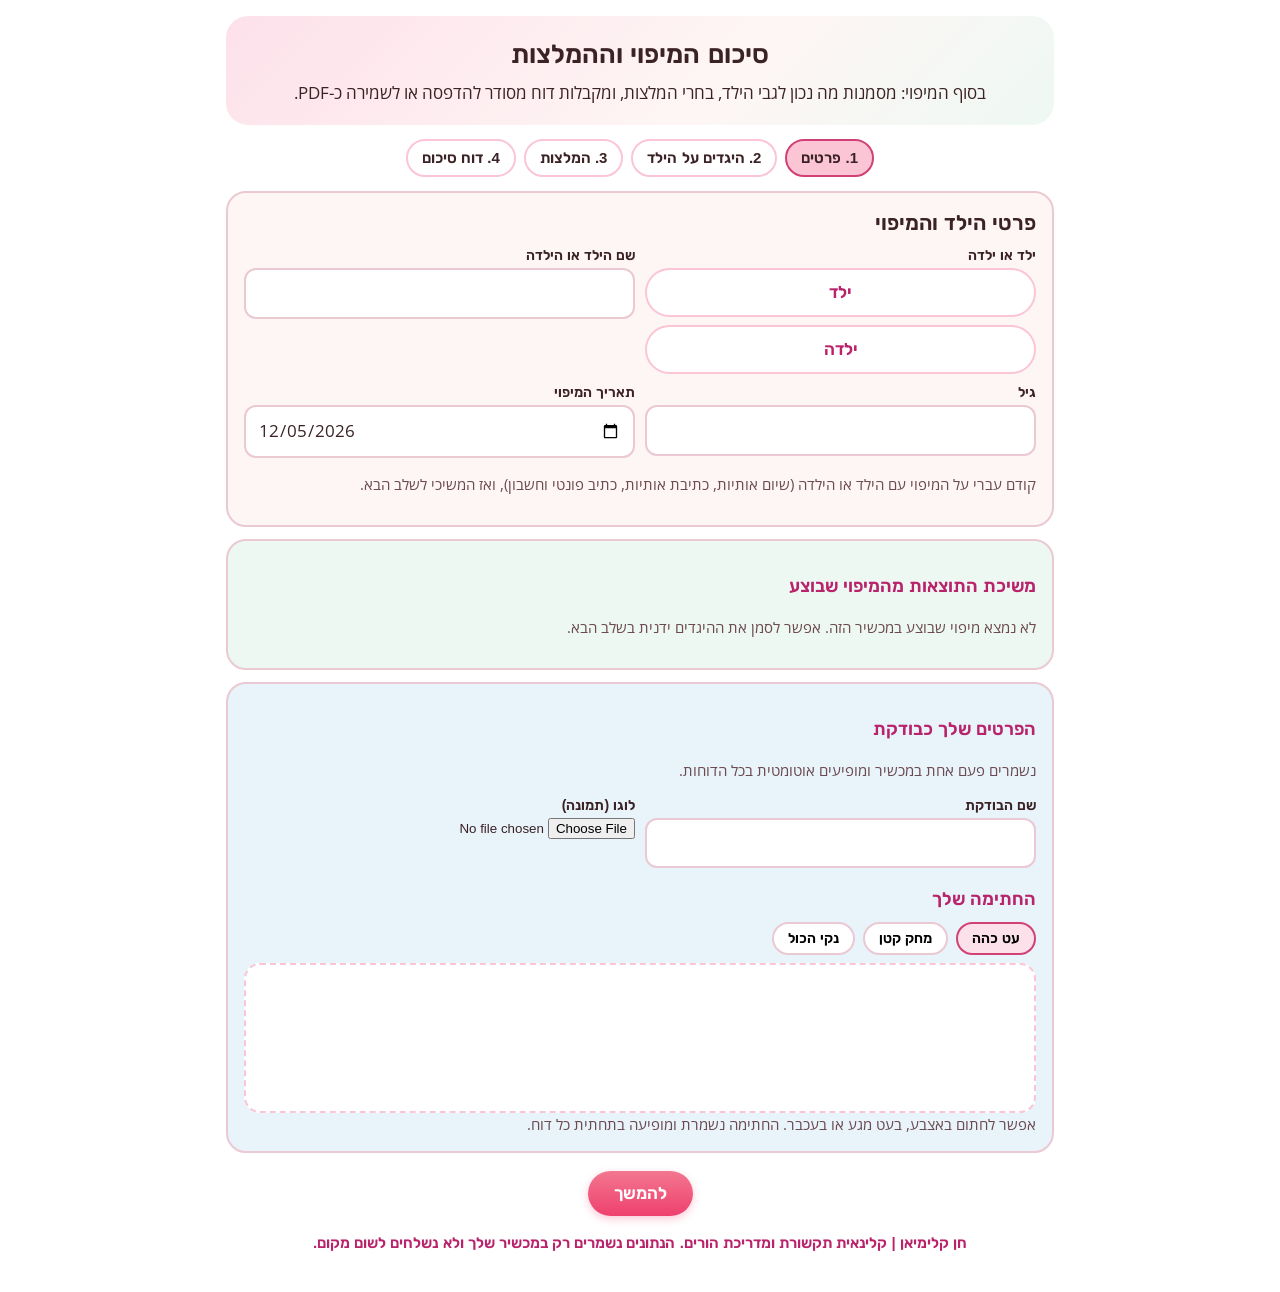
<file: index.html>
<!doctype html>
<html lang="he" dir="rtl">
<head>
<meta charset="utf-8">
<meta name="viewport" content="width=device-width,initial-scale=1">
<title>סיכום מיפוי והמלצות</title>
<style>
@font-face{font-family:Rubik;font-weight:400;src:url(fonts/Rubik-400-hebrew.woff2) format("woff2");unicode-range:U+0590-05FF,U+200C-2010,U+20AA}
@font-face{font-family:Rubik;font-weight:400;src:url(fonts/Rubik-400-latin.woff2) format("woff2");unicode-range:U+0000-00FF}
@font-face{font-family:Rubik;font-weight:600;src:url(fonts/Rubik-600-hebrew.woff2) format("woff2");unicode-range:U+0590-05FF,U+200C-2010,U+20AA}
@font-face{font-family:"Open Sans";font-weight:400;src:url(fonts/OpenSans-400-hebrew.woff2) format("woff2");unicode-range:U+0590-05FF,U+200C-2010,U+20AA}
@font-face{font-family:"Open Sans";font-weight:600;src:url(fonts/OpenSans-600-hebrew.woff2) format("woff2");unicode-range:U+0590-05FF,U+200C-2010,U+20AA}
@font-face{font-family:"Open Sans";font-weight:400;src:url(fonts/OpenSans-400-latin.woff2) format("woff2");unicode-range:U+0000-00FF}
:root{--pink:#FDE1EA;--pink2:#FBC5D6;--fuc:#D14175;--fuc2:#B8236B;--mint:#EEF8F3;--sky:#E8F3FA;--cream:#FEF6F5;--ink:#3A2225;--line:#EAC9D3}
*{box-sizing:border-box}
html,body{margin:0;background:#fff;color:var(--ink);font-family:"Open Sans",Rubik,sans-serif;font-size:17px;line-height:1.55}
.wrap{max-width:860px;margin:0 auto;padding:16px 16px 40px}
h1,h2,h3{font-family:Rubik,sans-serif;font-weight:600;margin:0}
h1{font-size:26px;color:var(--ink)}
h2{font-size:21px;margin:22px 0 8px}
h3{font-size:18px;color:var(--fuc2);margin:18px 0 6px}
.top{background:linear-gradient(135deg,var(--pink),var(--cream) 60%,var(--mint));border-radius:22px;padding:18px 20px;text-align:center}
.top p{margin:6px 0 0}
.steps{display:flex;gap:8px;justify-content:center;margin:14px 0;flex-wrap:wrap}
.steps button{font:600 15px Rubik,sans-serif;border:2px solid var(--pink2);background:#fff;color:var(--ink);padding:8px 14px;border-radius:999px;cursor:pointer}
.steps button.on{background:var(--pink2);border-color:var(--fuc)}
.card{border:2px solid var(--line);border-radius:20px;padding:14px 16px;margin:12px 0;background:#fff}
.card.mint{background:var(--mint)}.card.sky{background:var(--sky)}.card.pink{background:var(--cream)}
label.row{display:flex;gap:10px;align-items:flex-start;padding:9px 6px;border-radius:12px;cursor:pointer}
label.row:hover{background:var(--cream)}
label.row input{width:22px;height:22px;margin-top:3px;accent-color:var(--fuc);flex:none}
.tag{font:600 12px Rubik,sans-serif;border-radius:999px;padding:2px 9px;margin-inline-start:8px;white-space:nowrap}
.tag.s{background:#DDF2E8;color:#26664A}.tag.f{background:var(--pink);color:var(--fuc2)}.tag.r{background:#FFF1C9;color:#7A5A00}
.fields{display:grid;grid-template-columns:1fr 1fr;gap:10px}
.fields div{display:flex;flex-direction:column}
.fields label{font:600 14px Rubik,sans-serif;margin-bottom:4px}
input[type=text],input[type=date],textarea{font:inherit;padding:10px 12px;border:2px solid var(--line);border-radius:12px;background:#fff;color:var(--ink);width:100%}
textarea{min-height:80px}
.btn{font:600 17px Rubik,sans-serif;border:0;border-radius:999px;padding:12px 26px;background:linear-gradient(#F2778F,#EF406E);color:#fff;cursor:pointer;box-shadow:0 3px 8px rgba(239,64,110,.28)}
.btn.alt{background:#fff;color:var(--fuc2);border:2px solid var(--pink2);box-shadow:none}
.nav{display:flex;gap:10px;justify-content:center;margin:18px 0;flex-wrap:wrap}
.pad{border:2px dashed var(--pink2);border-radius:16px;background:#fff;touch-action:none;width:100%;height:240px;display:block}
.padbar{display:flex;gap:8px;flex-wrap:wrap;align-items:center;margin:8px 0}
.padbar button{font:600 14px Rubik,sans-serif;border:2px solid var(--line);background:#fff;border-radius:999px;padding:6px 14px;cursor:pointer}
.padbar button.on{border-color:var(--fuc);background:var(--pink)}
.hint{font-size:15px;color:#6B4A50}
.suggest{background:#FFF8E1}
.rep h2{border-bottom:3px solid var(--pink2);padding-bottom:4px}
.rep ul{margin:6px 0 0;padding-inline-start:22px}
.rep img{max-width:100%;border:2px solid var(--line);border-radius:12px;margin-top:6px}
.meta{display:flex;gap:18px;flex-wrap:wrap;font-weight:600}
.sig{margin-top:18px;text-align:center;color:var(--fuc2);font:600 15px Rubik,sans-serif}
.hide{display:none}
@media(max-width:560px){.fields{grid-template-columns:1fr}.btn{width:100%}}
@media print{.noprint,.steps,.nav,.top{display:none!important}.wrap{padding:0}.card{break-inside:avoid;border-color:#ddd}body{font-size:14px}}
h4{font:600 16px Rubik,sans-serif;color:var(--fuc2);margin:14px 0 4px}
.rep img.logo{max-height:70px;width:auto;border:0;margin:0 0 8px;display:block}
.rep img.sg{max-height:90px;width:auto;border:0;margin:0}
.sgn{margin-top:22px;text-align:right}
.gsel{display:flex;gap:8px}.gsel .btn.on{background:#EF406E;color:#fff}</style>
</head>
<body>
<div class="wrap">
  <div class="top noprint">
    <h1>סיכום המיפוי וההמלצות</h1>
    <p>בסוף המיפוי: מסמנות מה נכון לגבי הילד, בחרי המלצות, ומקבלות דוח מסודר להדפסה או לשמירה כ-PDF.</p>
  </div>
  <div class="steps noprint" id="steps"></div>
  <div id="view"></div>
  <div class="sig noprint">חן קלימיאן | קלינאית תקשורת ומדריכת הורים. הנתונים נשמרים רק במכשיר שלך ולא נשלחים לשום מקום.</div>
</div>
<script>
const AREAS=[
 {id:'a',title:'שיום אותיות ושליפה',items:[
  ['a1','משיים את רוב האותיות בקצב סביר','s','משיימת את רוב האותיות בקצב סביר'],
  ['a2','משיים אותיות לאט ובהיסוס','f','משיימת אותיות לאט ובהיסוס'],
  ['a3','מתבלבל באותיות דומות בצורה (ב/כ, ד/ר, ה/ח/ת, ו/ז/ן)','f','מתבלבלת באותיות דומות בצורה (ב/כ, ד/ר, ה/ח/ת, ו/ז/ן)'],
  ['a4','זקוק לרמז, כמו צליל פותח או תומך זיכרון, כדי לשלוף את שם האות','f','זקוקה לרמז, כמו צליל פותח או תומך זיכרון, כדי לשלוף את שם האות'],
  ['a5','מזהה שהאות מוכרת לו אבל לא מצליח לשלוף את שמה','f','מזהה שהאות מוכרת לה אבל לא מצליחה לשלוף את שמה'],
  ['a7','שליפת האותיות מהירה','s'],
  ['a8','נצפתה המנעות וחוסר ביטחון סביב משימת האותיות','f']]},
 {id:'b',title:'כתיבת אותיות',items:[
  ['b1','כותב אותיות מזיכרון בלי להעתיק','s','כותבת אותיות מזיכרון בלי להעתיק'],
  ['b2','כותב חלק מהאותיות בהיפוך (כתב ראי)','f','כותבת חלק מהאותיות בהיפוך (כתב ראי)'],
  ['b3','מתעייף מהר','f','מתעייפת מהר'],
  ['b4','מתקשה לכתוב אות בלי שמישהו יראה לו אותה','f','מתקשה לכתוב אות בלי שמישהו יראה לה אותה'],
  ['b5','אחיזת העיפרון אינה תפקודית ונדרש תרגול','f'],
  ['b6','נצפתה שליטה טובה בתנועה הגרפו-מוטורית ללא התעייפות','s']]},
 {id:'c',title:'כתיב פונטי ומודעות לצלילים',items:[
  ['c1','מפרק מילה ליחידות צליליות קצרות','s','מפרקת מילה ליחידות צליליות קצרות'],
  ['c2','מדלג על צלילים באמצע המילה','f','מדלגת על צלילים באמצע המילה'],
  ['c3','כותב רק את האות הפותחת','f','כותבת רק את האות הפותחת'],
  ['c4','מתקשה להתחיל לכתוב מילה','f'],
  ['c5','מתקשה בפירוק המילה ליחידות צליליות קצרות - פירוק לחלקים גדולים','f'],
  ['c6','קיימת הבנה של הקשר בין האות לצליל','s']]},
 {id:'d',title:'חשבון',items:[
  ['d1','פותר בעיות מילוליות עד 10 בעל פה','s','פותרת בעיות מילוליות עד 10 בעל פה'],
  ['d2','סופר עד 20 בלי טעויות','s','סופרת עד 20 בלי טעויות'],
  ['d3','מכיר את הספרות ויודע לכתוב אותן','s','מכירה את הספרות ויודעת לכתוב אותן'],
  ['d4','זקוק לאצבעות או לחפצים כדי לפתור','f','זקוקה לאצבעות או לחפצים כדי לפתור'],
  ['d5','מתקשה בחיבור בעל פה ויש צורך בהמחשה ותיווך','f'],
  ['d6','נצפה קושי בכתיבת הספרות בתרגיל','f'],
  ['d7','הספרות שנבדקו נכתבו בצורה תקינה','s']]},
 {id:'e',title:'קשב והתנהלות בזמן המבדק',items:[
  ['e1','שומר על קשב לאורך כל המבדק','s','שומרת על קשב לאורך כל המבדק'],
  ['e2','זקוק להפסקות או לתיווך כדי להמשיך','f','זקוקה להפסקות או לתיווך כדי להמשיך'],
  ['e3','מוסח בקלות מגירויים בחדר','f','מוסחת בקלות מגירויים בחדר'],
  ['e4','מוותר או מתוסכל מהר כשקשה לו','f','מוותרת או מתוסכלת מהר כשקשה לה'],
  ['e5','מגיב טוב לעידוד ונהנה לשחק','s','מגיבה טוב לעידוד ונהנית לשחק'],
  ['e6','למרות הקשיים שעלו, ניכרה מוטיבציה גבוהה להצליח','s']]}
];
const RECS=[
 ['r1','להתחיל בקבוצות אותיות קטנות (3-4 בשבוע), עם תומך זיכרון וסיפור לכל אות',['a2','a4','a5']],
 ['r2','לתרגל שליפה במשחקים קצרים של 5-7 דקות, לעתים קרובות במקום מפגש ארוך אחד',['a2','a5','e2']],
 ['r3','לעבוד על אותיות מבולבלות בנפרד - כל אות לפחות שבוע, עם תומך זיכרון נפרד לכל אחת מהן',['a3','b2']],
 ['r4','לתרגל מודעות פונולוגית (למשל צליל פותח וסוגר) ורק אחר כך לחבר לאותיות',['c2','c3','c4','c5']],
 ['r5','לתרגל כתיבה דרך החושים: גואש, קצף גילוח, אותיות בקערת אורז בהתחלה עם האצבע ולאחר מכן עם טוש ואז עיפרון',['b2','b3','b4','d6']],
 ['r6','לחזק את אחיזת העיפרון ואת המוטוריקה העדינה בעזרת ציור וצביעה לפני כתיבה ארוכה',['b3','b5']],
 ['r7','לצמצם גירויים בסביבה ולחלק את המשימה לחלקים קצרים עם חיזוק בין חלק לחלק',['e2','e3']],
 ['r8','לפתוח כל תרגול בחזרה קצרה על מה שנלמד ולסיים בהצלחה, כדי לבנות ביטחון',['e4','a8']],
 ['r9','לשלב תנועה בלמידה (קפיצה על אות, חיפוש אות בחדר)',['e2','e3']],
 ['r10','לתרגל חשבון בעזרת חפצים ומשחקים, ולעבור לבעיות מילוליות בעל פה בהדרגה',['d4','d5']],
 ['r12','לשקול הערכה מקצועית נוספת בשל הקשיים שנצפו',['a5','e2','e3']],
 ['r13','להדגיש את ההצלחות ולתת ל{ילד} לחוות שליטה, כדי לשמור על רצון ללמוד',['e4','a2','a8']],
 ['r14','מומלץ להתחיל בהקדם במפגשים קבוצתיים שיתרמו לתחושת המסוגלות',[]],
 ['r15','מומלץ להתחיל במפגשים פרטניים לפני המעבר לזוגות או קבוצות כדי לצמצם את הפערים',['a5','c5','d5']]
];
const STEPS=['פרטים','היגדים על הילד','המלצות','דוח סיכום'];
let S={step:0,g:'',name:'',age:'',date:new Date().toISOString().slice(0,10),c:{},r:{},extra:'',src:{},an:{}};
try{const t=localStorage.getItem('mipuy-v1');if(t)S=Object.assign(S,JSON.parse(t))}catch(e){}
S.src=S.src||{};S.an=S.an||{};
const save=()=>{try{localStorage.setItem('mipuy-v1',JSON.stringify(S))}catch(e){}};
let P={name:'',logo:'',sig:''};try{const t=localStorage.getItem('mipuy-prof');if(t)P=Object.assign(P,JSON.parse(t))}catch(e){}
if(!P.name&&S.by)P.name=S.by;
const saveP=()=>{try{localStorage.setItem('mipuy-prof',JSON.stringify(P))}catch(e){}};
function mapsList(){try{const r=JSON.parse(localStorage.getItem('hen-mapping-v1')||'null');return((r&&r.maps)||[]).filter(m=>!m.del&&(m.kind||'l9')==='l9').sort((a,b)=>(b.u||0)-(a.u||0))}catch(e){return[]}}
function fromMap(m){
 const V=p=>{const x=p.split('.').reduce((a,k)=>a==null?a:a[k],m);return x===true?1:(+x||0)};
 const ids={},on=k=>{ids[k]=true},lt=m.lt,beh=m.beh||{};
 if(lt&&lt.L&&lt.L.length){const L=lt.L,n=L.length,wr=lt.wr||{},nm=lt.nm||{},pt=lt.pt||{};
  const okN=L.filter(l=>wr[l]===1||nm[l]===1).length,nmHelp=L.filter(l=>nm[l]===2).length,nmFail=L.filter(l=>nm[l]===3),wrHelp=L.filter(l=>wr[l]===2||wr[l]===3).length,skip=L.filter(l=>wr[l]===4).length,wrOk=L.filter(l=>wr[l]===1).length;
  if(okN/n>=.7&&!skip)on('a1');
  if(nmHelp/n>=.3)on('a2');
  if(V('lt.x.0')>=2||V('lt.x.1')>=2)on('a3');
  if(nmHelp>=1||V('lt.x.2')===2)on('a4');
  if(L.some(l=>nm[l]===3&&pt[l]===1))on('a5');
  if(V('lt.x.2')===1&&!nmHelp&&!nmFail.length)on('a7');
  if(skip)on('a8');
  if(wrOk/n>=.7)on('b1');
  if(wrHelp/n>=.3)on('b4');
 }
 if(beh[10])on('a8');
 if(V('t1.c.3')===1)on('b1');
 if(V('t1.c.4')>=2)on('b5');
 if(V('t1.c.4')===1&&V('t1.c.6')===1)on('b6');
 if(V('t2.x.2')===1)on('c1');
 if(V('t2.x.2')>=2)on('c5');
 if(V('t2.x.4')>=2)on('c2');
 if(V('t2.x.3')===1)on('c6');
 if(V('t3.c.5')===1)on('d1');
 if(V('t3.c.0')===1)on('d2');
 if(V('t3.c.2')===1&&V('t3.c.3')===1)on('d3');
 if(V('t3.c.4')>=2)on('d5');
 if(V('t3.c.2')>=2)on('d6');
 if(V('t3.c.2')===1)on('d7');
 if(m.wz&&m.wz.stopped)on('e4');
 if(beh[4]||beh[9])on('e3');
 if(beh[6]&&beh[7])on('e5');
 if(beh[8])on('e6');
 return ids}
function applyMap(m){
 const ids=fromMap(m);S.name=m.name||'';S.age=m.age||'';if(m.date)S.date=m.date;
 S.g=m.gender==='ילדה'?'f':m.gender==='ילד'?'m':S.g;
 S.c=Object.assign({},ids);S.src=Object.assign({},ids);S.mapId=m.id;S.mapped=Object.keys(ids).length;save();render()}
const esc=s=>String(s||'').replace(/[&<>"]/g,c=>({'&':'&amp;','<':'&lt;','>':'&gt;','"':'&quot;'}[c]));
const $=id=>document.getElementById(id);
const tx=i=>(S.g==='f'&&i[3])?i[3]:i[1];
const rt=s=>String(s).replace(/\{ילד\}/g,S.g==='f'?'ילדה':'ילד');
const KID=()=>S.g==='f'?'הילדה':'הילד';
function nav(){return `<div class="nav noprint">${S.step>0?'<button class="btn alt" onclick="go(S.step-1)">חזרה</button>':''}${S.step<3?'<button class="btn" onclick="go(S.step+1)">'+(S.step==2?'ליצירת הדוח':'להמשך')+'</button>':''}</div>`}
function go(n){if(S.step===0&&n>0&&!S.g){alert('בחרי קודם ילד או ילדה');return}S.step=n;save();render();window.scrollTo({top:0,behavior:'smooth'})}
function bind(k){return e=>{S[k]=e.target.value;save()}}
function pad(id,key,label){return `<div class="card sky"><h3>${label}</h3><div class="padbar"><button data-p="${id}" data-c="#3A2225" class="on">עט כהה</button><button data-p="${id}" data-c="#D14175">עט ורוד</button><button data-p="${id}" data-c="erase">מחק קטן</button><button data-p="${id}" data-c="clear">נקי הכול</button></div><canvas class="pad" id="${id}"></canvas><div class="hint">אפשר לכתוב באצבע, בעט מגע או בעכבר.</div></div>`}
function initPad(id,key){
 const cv=$(id);if(!cv)return;const dpr=window.devicePixelRatio||1;const w=cv.clientWidth,h=cv.clientHeight;cv.width=w*dpr;cv.height=h*dpr;
 const g=cv.getContext('2d');g.scale(dpr,dpr);g.lineCap='round';g.lineJoin='round';let col='#3A2225',erase=false,draw=false,lx=0,ly=0;
 const O=key==='sig'?P:S,sv=key==='sig'?saveP:save;if(O[key]){const im=new Image();im.onload=()=>g.drawImage(im,0,0,w,h);im.src=O[key]}
 const pos=e=>{const r=cv.getBoundingClientRect();return[e.clientX-r.left,e.clientY-r.top]};
 cv.onpointerdown=e=>{draw=true;[lx,ly]=pos(e);cv.setPointerCapture(e.pointerId);e.preventDefault()};
 cv.onpointermove=e=>{if(!draw)return;const[x,y]=pos(e);g.globalCompositeOperation=erase?'destination-out':'source-over';g.strokeStyle=col;g.lineWidth=erase?22:3;g.beginPath();g.moveTo(lx,ly);g.lineTo(x,y);g.stroke();lx=x;ly=y;e.preventDefault()};
 const end=()=>{if(!draw)return;draw=false;const o=document.createElement('canvas');o.width=w;o.height=h;const og=o.getContext('2d');og.fillStyle='#fff';og.fillRect(0,0,w,h);og.drawImage(cv,0,0,w,h);O[key]=o.toDataURL('image/png');sv()};
 cv.onpointerup=end;cv.onpointercancel=end;
 document.querySelectorAll(`button[data-p="${id}"]`).forEach(b=>b.onclick=()=>{const c=b.dataset.c;if(c==='clear'){g.globalCompositeOperation='source-over';g.clearRect(0,0,w,h);O[key]='';sv();return}
  document.querySelectorAll(`button[data-p="${id}"]`).forEach(x=>x.classList.remove('on'));b.classList.add('on');erase=c==='erase';if(!erase)col=c});
}
function render(){
 $('steps').innerHTML=STEPS.map((t,i)=>`<button class="${i==S.step?'on':''}" onclick="go(${i})">${i+1}. ${t}</button>`).join('');
 const v=$('view');
 if(S.step==0){
  v.innerHTML=`<div class="card pink"><h2 style="margin-top:0">פרטי הילד והמיפוי</h2><div class="fields">
  <div><label>ילד או ילדה</label><div class="gsel"><button type="button" class="btn alt ${S.g==='m'?'on':''}" data-g="m">ילד</button><button type="button" class="btn alt ${S.g==='f'?'on':''}" data-g="f">ילדה</button></div></div>
  <div><label>שם הילד או הילדה</label><input type="text" id="f_name" value="${esc(S.name)}"></div>
  <div><label>גיל</label><input type="text" id="f_age" value="${esc(S.age)}"></div>
  <div><label>תאריך המיפוי</label><input type="date" id="f_date" value="${esc(S.date)}"></div>
  </div>
  <p class="hint">קודם עברי על המיפוי עם הילד או הילדה (שיום אותיות, כתיבת אותיות, כתיב פונטי וחשבון), ואז המשיכי לשלב הבא.</p></div>
  ${(()=>{const ml=mapsList();return `<div class="card mint"><h3>משיכת התוצאות מהמיפוי שבוצע</h3>${ml.length?`<p class="hint">בחרי מיפוי, והתוצאות שלו יסומנו מראש בהיגדים (השם, הגיל והמין יתמלאו לבד). אפשר להוריד סימון ולהוסיף בשלב הבא.</p><select id="mapsel" style="font:inherit;padding:10px;border:2px solid var(--line);border-radius:12px;width:100%;margin-bottom:8px">${ml.map(m=>`<option value="${esc(m.id)}" ${S.mapId===m.id?'selected':''}>${esc(m.name||'ללא שם')} · ${esc(m.date||'')}</option>`).join('')}</select><button type="button" class="btn alt" id="mapgo">משיכת התוצאות</button>${S.mapped!=null?`<p class="hint">נמשכו ${S.mapped} היגדים מהמיפוי.</p>`:''}`:'<p class="hint">לא נמצא מיפוי שבוצע במכשיר הזה. אפשר לסמן את ההיגדים ידנית בשלב הבא.</p>'}</div>`})()}
  <div class="card sky"><h3>הפרטים שלך כבודקת</h3><p class="hint">נשמרים פעם אחת במכשיר ומופיעים אוטומטית בכל הדוחות.</p><div class="fields"><div><label>שם הבודקת</label><input type="text" id="p_name" value="${esc(P.name)}"></div><div><label>לוגו (תמונה)</label><input type="file" id="p_logo" accept="image/*">${P.logo?`<img src="${P.logo}" alt="" style="max-height:60px;max-width:100%;margin-top:6px"><button type="button" class="btn alt" id="p_logo_x" style="margin-top:6px;padding:6px 14px;font-size:14px">הסרת הלוגו</button>`:''}</div></div>
  <h3>החתימה שלך</h3><div class="padbar"><button data-p="sig" data-c="#3A2225" class="on">עט כהה</button><button data-p="sig" data-c="erase">מחק קטן</button><button data-p="sig" data-c="clear">נקי הכול</button></div><canvas class="pad" id="sig" style="height:150px"></canvas><div class="hint">אפשר לחתום באצבע, בעט מגע או בעכבר. החתימה נשמרת ומופיעה בתחתית כל דוח.</div></div>`+nav();
  [['name','f_name'],['age','f_age'],['date','f_date']].forEach(([k,id])=>$(id).oninput=bind(k));
  $('p_name').oninput=e=>{P.name=e.target.value;saveP()};
  initPad('sig','sig');
  const mg=$('mapgo');if(mg)mg.onclick=()=>{const m=mapsList().find(x=>x.id===$('mapsel').value);if(m)applyMap(m)};
  const lx=$('p_logo_x');if(lx)lx.onclick=()=>{P.logo='';saveP();render()};
  $('p_logo').onchange=e=>{const f=e.target.files[0];if(!f)return;const rd=new FileReader();rd.onload=()=>{const im=new Image();im.onload=()=>{const s=Math.min(1,500/im.width),c=document.createElement('canvas');c.width=Math.round(im.width*s);c.height=Math.round(im.height*s);c.getContext('2d').drawImage(im,0,0,c.width,c.height);P.logo=c.toDataURL('image/png');saveP();render()};im.src=rd.result};rd.readAsDataURL(f)};
  v.querySelectorAll('button[data-g]').forEach(b=>b.onclick=()=>{S.g=b.dataset.g;save();render()});
 }else if(S.step==1){
  v.innerHTML=`<div class="card pink"><h2 style="margin-top:0">סמני את ההיגדים הנכונים לגבי ${esc(S.name)||KID()}</h2><p class="hint">ההיגדים שעלו מתוצאות המיפוי מסומנים מראש בכל נושא, ואפשר להוריד סימון. מתחתיהם אפשר לסמן היגדים נוספים ולכתוב הערות.</p></div>`+
  AREAS.map(a=>{const row=it=>{const id=it[0],k=it[2],t=tx(it);return `<label class="row"><input type="checkbox" data-c="${id}" ${S.c[id]?'checked':''}><span>${t}<span class="tag ${k}">${k=='s'?'חוזקה':'לחיזוק'}</span></span></label>`};
   const mine=a.items.filter(it=>S.src[it[0]]),rest=a.items.filter(it=>!S.src[it[0]]);
   return `<div class="card ${a.id=='e'?'mint':''}"><h3>${a.title}</h3><h4>מתוך המיפוי:</h4>${mine.length?mine.map(row).join(''):'<p class="hint">לא סומנו היגדים מתוך המיפוי בנושא הזה.</p>'}<h4>היגדים נוספים שתרצי לסמן:</h4>${rest.map(row).join('')}<h4>הערות נוספות:</h4><textarea data-an="${a.id}">${esc(S.an[a.id]||'')}</textarea></div>`}).join('')+nav();
  v.querySelectorAll('input[data-c]').forEach(x=>x.onchange=()=>{S.c[x.dataset.c]=x.checked;save()});
  v.querySelectorAll('textarea[data-an]').forEach(x=>x.oninput=()=>{S.an[x.dataset.an]=x.value;save()});
 }else if(S.step==2){
  const sug=RECS.filter(r=>r[2].some(i=>S.c[i]));
  v.innerHTML=`<div class="card pink"><h2 style="margin-top:0">בחרי המלצות</h2><p class="hint">ההמלצות שמסומנות כ"מומלץ לפי הסימון" נבחרו לפי ההיגדים שסימנת. אפשר לבחור, להוריד ולהוסיף משלך.</p>
  ${sug.length?'<button class="btn alt" id="selsug">לסמן את כל המומלצות</button>':''}</div>
  <div class="card">${RECS.map(([id,t,w])=>`<label class="row ${w.some(i=>S.c[i])?'suggest':''}"><input type="checkbox" data-r="${id}" ${S.r[id]?'checked':''}><span>${rt(t)}${w.some(i=>S.c[i])?'<span class="tag r">מומלץ לפי הסימון</span>':''}</span></label>`).join('')}
  <div id="conf" class="hint" style="color:#B8236B;font-weight:600;display:${S.r.r14&&S.r.r15?'block':'none'}">שימי לב: אי אפשר להמליץ יחד גם על מפגשים קבוצתיים וגם על מפגשים פרטניים. בחרי אחת מהשתיים.</div>
  <h3>המלצה נוספת בכתב</h3><textarea id="extra">${esc(S.extra)}</textarea></div>`+
  nav();
  v.querySelectorAll('input[data-r]').forEach(x=>x.onchange=()=>{S.r[x.dataset.r]=x.checked;save();$('conf').style.display=(S.r.r14&&S.r.r15)?'block':'none'});
  $('extra').oninput=bind('extra');
  const b=$('selsug');if(b)b.onclick=()=>{sug.forEach(r=>S.r[r[0]]=true);save();render()};
 }else{
  const sel=a=>a.items.filter(([id])=>S.c[id]);
  const str=AREAS.flatMap(a=>sel(a).filter(i=>i[2]=='s').map(tx));
  const foc=AREAS.map(a=>[a.title,sel(a).filter(i=>i[2]=='f').map(tx)]).filter(x=>x[1].length);
  const rec=RECS.filter(r=>S.r[r[0]]).map(r=>rt(r[1]));if(S.extra.trim())rec.push(S.extra.trim());
  if(S.r.r14&&S.r.r15)rec.push('שימי לב: נבחרו גם מפגשים קבוצתיים וגם פרטניים, ואי אפשר להמליץ על שניהם יחד. נא להשאיר אחת.');
  const d=S.date?S.date.split('-').reverse().join('.'):'';
  v.innerHTML=`<div class="card rep" id="report">${P.logo?`<img class="logo" src="${P.logo}" alt="">`:''}<h2 style="margin-top:0">דוח סיכום מיפוי: הכנה לכיתה א'</h2>
  <div class="meta"><span>שם: ${esc(S.name)||'___'}</span><span>${S.g==='f'?'ילדה':'ילד'}</span><span>גיל: ${esc(S.age)||'___'}</span><span>תאריך: ${esc(d)}</span></div>
  <h2>חוזקות</h2>${str.length?'<ul>'+str.map(t=>`<li>${esc(t)}</li>`).join('')+'</ul>':'<p class="hint">לא סומנו חוזקות.</p>'}
  <h2>מוקדים לחיזוק</h2>${foc.length?foc.map(([t,l])=>`<h3>${t}</h3><ul>${l.map(x=>`<li>${esc(x)}</li>`).join('')}</ul>`).join(''):'<p class="hint">לא סומנו מוקדים לחיזוק.</p>'}
  <h2>המלצות</h2>${rec.length?'<ul>'+rec.map(t=>`<li>${esc(t)}</li>`).join('')+'</ul>':'<p class="hint">לא נבחרו המלצות.</p>'}
  ${AREAS.some(a=>(S.an[a.id]||'').trim())?'<h2>הערות</h2>'+AREAS.filter(a=>(S.an[a.id]||'').trim()).map(a=>`<h3>${a.title}</h3><p style="white-space:pre-wrap;margin:4px 0">${esc(S.an[a.id])}</p>`).join(''):''}
  <div class="sgn"><div>${P.sig?`<img class="sg" src="${P.sig}" alt="">`:'<div style="height:60px"></div>'}</div><div><b>הבודקת:</b> ${esc(P.name)||'___'}</div></div>
  <p class="hint" style="margin-top:16px">הדוח הוא כלי עבודה ואינו אבחון. חן קלימיאן | לדבר עם ילדים</p></div>
  <div class="nav noprint"><button class="btn" onclick="window.print()">הדפסה או שמירה כ-PDF</button><button class="btn alt" id="cp">העתקת הסיכום כטקסט</button><button class="btn alt" onclick="go(2)">חזרה לעריכה</button></div>
  <div class="nav noprint"><button class="btn alt" id="rs">ילד חדש (מנקה את הכול)</button></div>`;
  $('cp').onclick=async()=>{const t=['דוח סיכום מיפוי: '+(S.name||''),'תאריך: '+d,'','חוזקות:',...str.map(x=>'- '+x),'','מוקדים לחיזוק:',...foc.flatMap(([a,l])=>[a+':',...l.map(x=>'- '+x)]),'','המלצות:',...rec.map(x=>'- '+x)].join('\n');try{await navigator.clipboard.writeText(t);$('cp').textContent='הועתק'}catch(e){prompt('העתיקי את הסיכום:',t)}};
  $('rs').onclick=()=>{if(confirm('למחוק את כל מה שהוזן ולהתחיל ילד חדש?')){S={step:0,name:'',age:'',date:new Date().toISOString().slice(0,10),c:{},r:{},extra:'',src:{},an:{}};save();render()}};
 }
}
render();
</script>
</body>
</html>
</file>
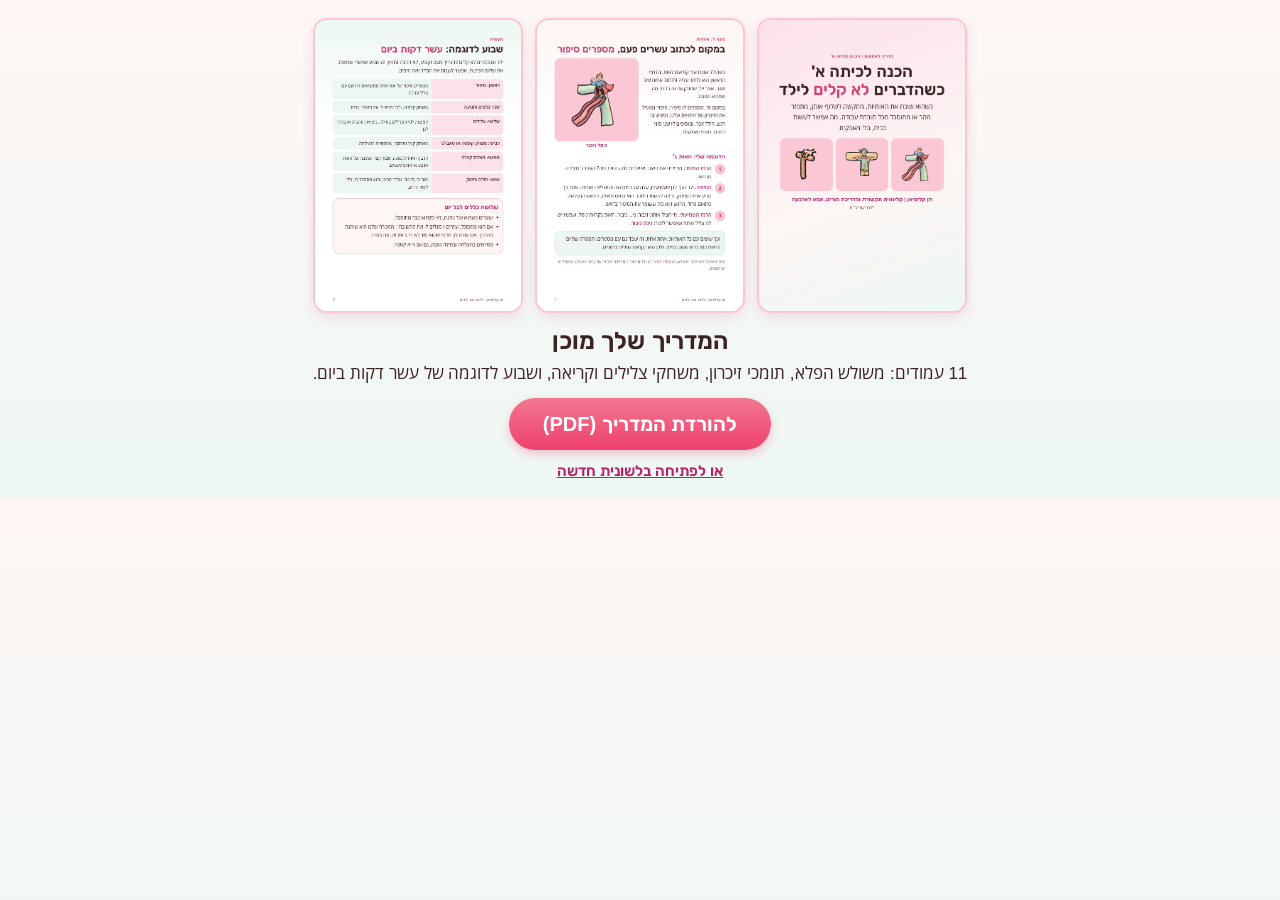
<file: card/index.html>
<!doctype html>
<html lang="he" dir="rtl"><head><meta charset="utf-8"><meta name="viewport" content="width=device-width,initial-scale=1"><title>המדריך</title>
<style>
@font-face{font-family:Rubik;font-weight:600;src:url(fonts/Rubik-600-hebrew.woff2) format("woff2");unicode-range:U+0590-05FF,U+200C-2010,U+20AA}
@font-face{font-family:"Open Sans";font-weight:400;src:url(fonts/OpenSans-400-hebrew.woff2) format("woff2");unicode-range:U+0590-05FF,U+200C-2010,U+20AA}
*{box-sizing:border-box}body{margin:0;background:linear-gradient(180deg,#FEF6F5,#EEF8F3);font-family:"Open Sans",sans-serif;color:#3A2225;text-align:center;padding:18px 14px}
.row{display:flex;gap:12px;justify-content:center;flex-wrap:wrap;margin:0 auto 14px}
.row img{width:min(30%,210px);border-radius:14px;border:2px solid #FBC5D6;box-shadow:0 4px 12px rgba(209,65,117,.15);background:#fff}
h1{font:600 24px Rubik,sans-serif;margin:6px 0}p{margin:4px 0 14px;font-size:17px}
a.btn{display:inline-block;font:600 20px Rubik,sans-serif;color:#fff;background:linear-gradient(#F2778F,#EF406E);padding:14px 34px;border-radius:999px;text-decoration:none;box-shadow:0 4px 10px rgba(239,64,110,.3)}
a.alt{display:block;margin-top:12px;font:600 15px Rubik,sans-serif;color:#B8236B}
</style></head><body>
<div class="row"><img src="cover.png" alt="שער המדריך"><img src="p4.png" alt=""><img src="p9.png" alt=""></div>
<h1>המדריך שלך מוכן</h1>
<p>11 עמודים: משולש הפלא, תומכי זיכרון, משחקי צלילים וקריאה, ושבוע לדוגמה של עשר דקות ביום.</p>
<a class="btn" href="../files/first-grade-guide.pdf" download="הכנה-לכיתה-א-כשהדברים-לא-קלים.pdf" target="_blank" rel="noopener">להורדת המדריך (PDF)</a>
<a class="alt" href="../files/first-grade-guide.pdf" target="_blank" rel="noopener">או לפתיחה בלשונית חדשה</a>
</body></html>
</file>
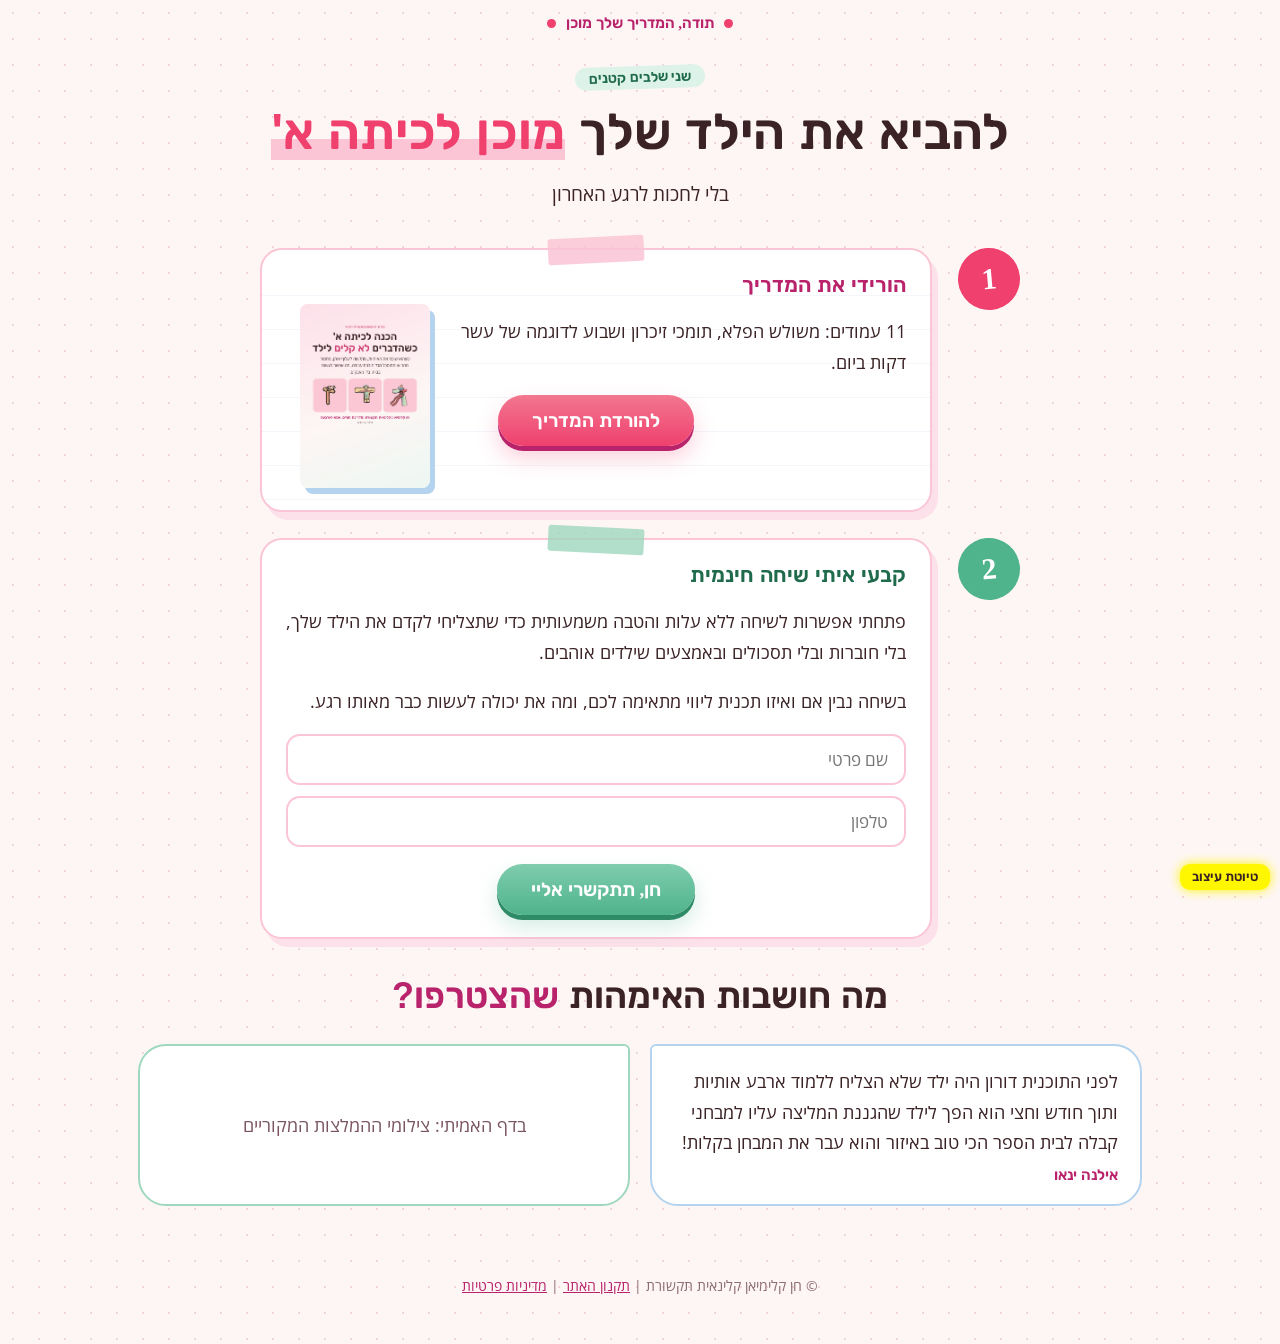
<file: redesign/free-pdf.html>
<!doctype html><html lang="he" dir="rtl"><head><meta charset="utf-8"><meta name="viewport" content="width=device-width,initial-scale=1"><title>המדריך שלך מוכן</title><link rel="stylesheet" href="s.css"></head><body>
<div class="draft">טיוטת עיצוב</div>
<div class="top"><i></i> תודה, המדריך שלך מוכן <i></i></div>
<div class="w">
<div style="text-align:center;padding:14px 0 6px"><span class="tag">שני שלבים קטנים</span>
<h1>להביא את הילד שלך <em>מוכן לכיתה א'</em></h1><p class="sub">בלי לחכות לרגע האחרון</p></div>
<div class="steps" style="margin-top:26px">
<div class="step"><div class="num">1</div><div class="paper lines"><span class="tape"></span><h3 style="color:var(--fu2)">הורידי את המדריך</h3><img src="img/cover.png" alt="" style="width:130px;float:left;margin:6px 0 0 14px;border-radius:8px;box-shadow:5px 6px 0 var(--sky2)"><p>11 עמודים: משולש הפלא, תומכי זיכרון ושבוע לדוגמה של עשר דקות ביום.</p><a class="btn" href="https://hen-kalimian.github.io/talkwithkids-mipuy/files/first-grade-guide.pdf">להורדת המדריך</a></div></div>
<div class="step"><div class="num" style="background:#4FB38C">2</div><div class="paper"><span class="tape m"></span><h3 style="color:#1f6b4c">קבעי איתי שיחה חינמית</h3>
<p>פתחתי אפשרות לשיחה ללא עלות והטבה משמעותית כדי שתצליחי לקדם את הילד שלך, בלי חוברות ובלי תסכולים ובאמצעים שילדים אוהבים.</p>
<p>בשיחה נבין אם ואיזו תכנית ליווי מתאימה לכם, ומה את יכולה לעשות כבר מאותו רגע.</p>
<form onsubmit="return false"><input type="text" placeholder="שם פרטי"><input type="tel" placeholder="טלפון" dir="rtl"><button class="btn mint">חן, תתקשרי אליי</button></form></div></div>
</div>
<section><h2>מה חושבות האימהות <em>שהצטרפו?</em></h2><div class="quotes"><div class="quote">לפני התוכנית דורון היה ילד שלא הצליח ללמוד ארבע אותיות ותוך חודש וחצי הוא הפך לילד שהגננת המליצה עליו למבחני קבלה לבית הספר הכי טוב באיזור והוא עבר את המבחן בקלות!<b>אילנה ינאו</b></div><div class="quote" style="display:grid;place-items:center;text-align:center;color:#7a5560">בדף האמיתי: צילומי ההמלצות המקוריים</div></div></section>
</div><div class="foot">© חן קלימיאן קלינאית תקשורת | <a href="#">תקנון האתר</a> | <a href="#">מדיניות פרטיות</a></div></body></html>
</file>
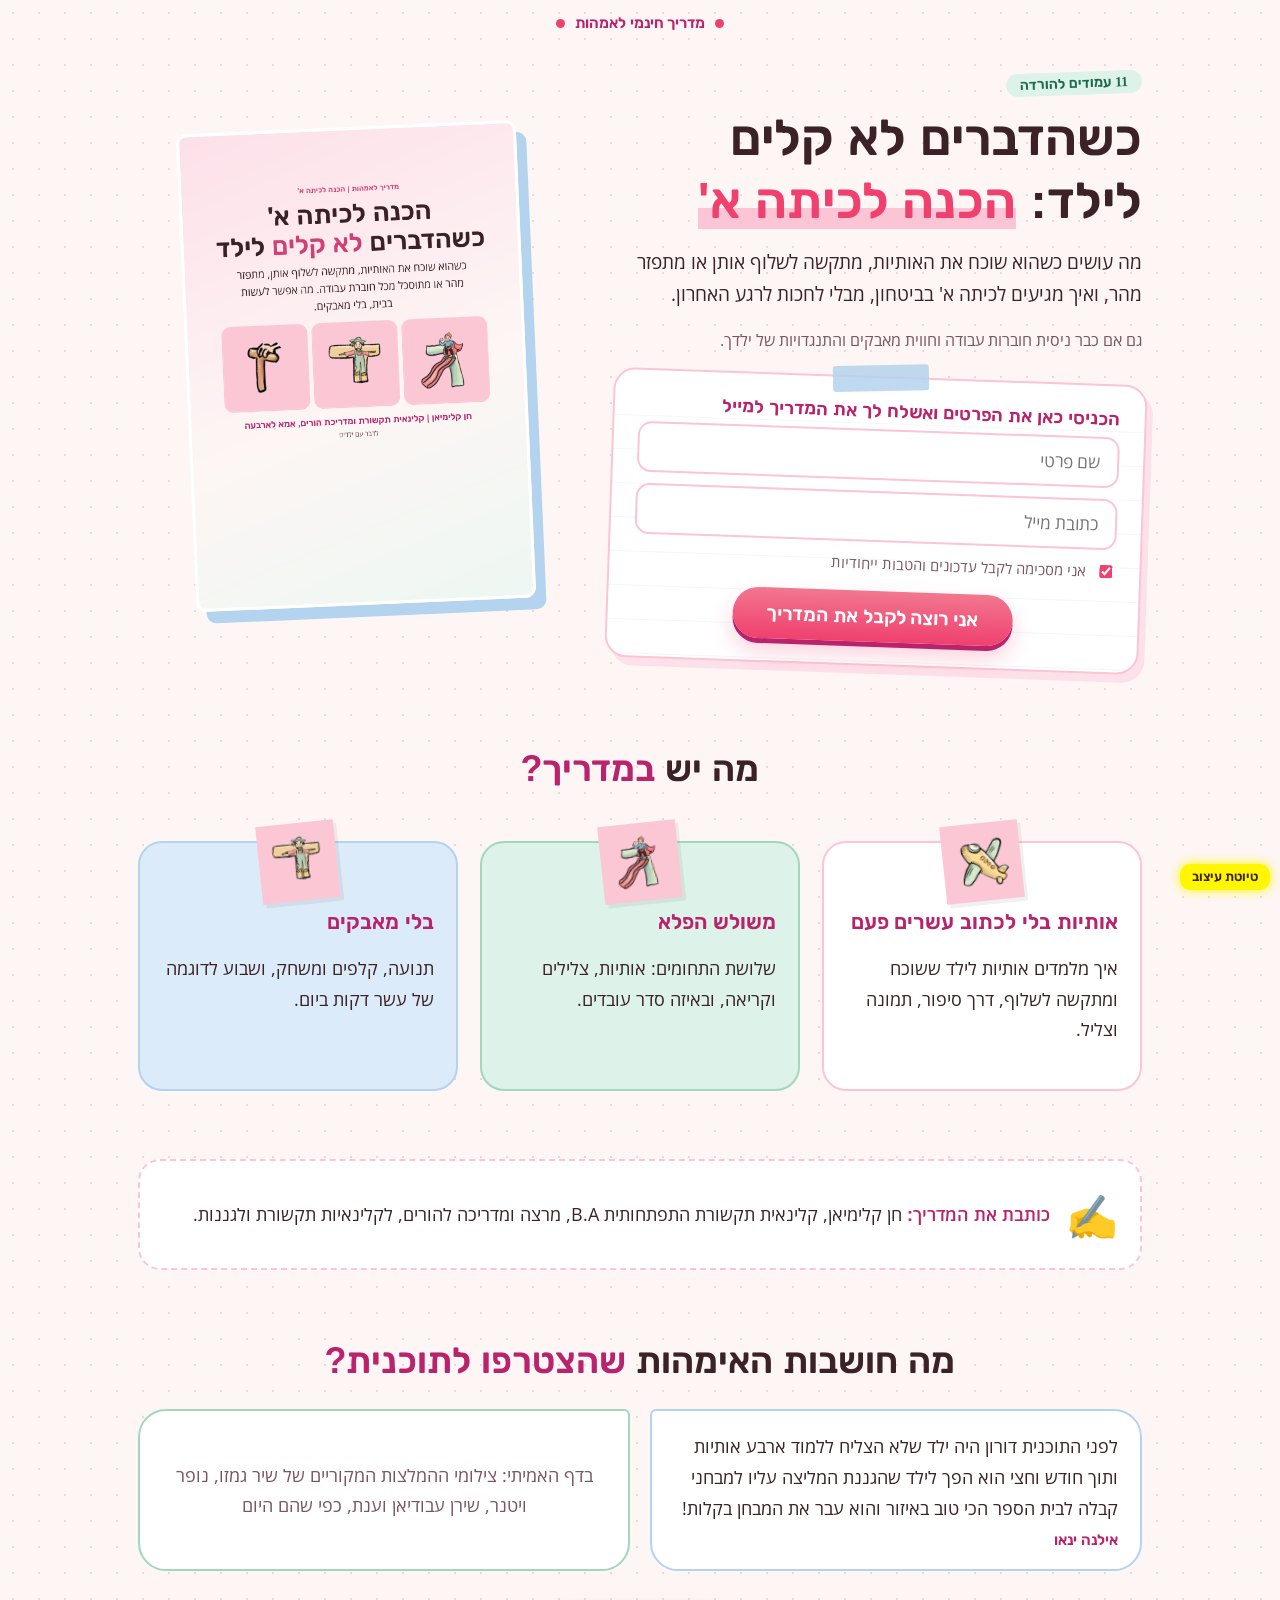
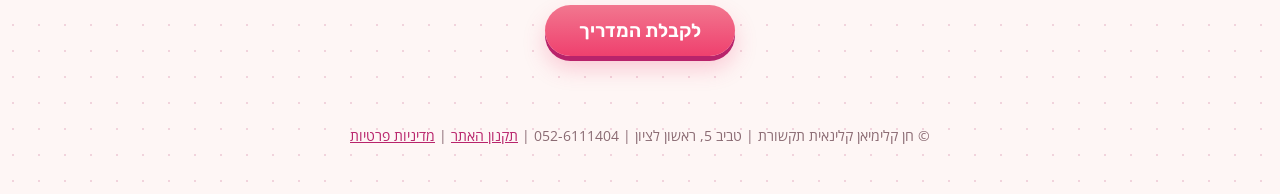
<file: redesign/freepdf.html>
<!doctype html><html lang="he" dir="rtl"><head><meta charset="utf-8"><meta name="viewport" content="width=device-width,initial-scale=1"><title>מדריך חינמי - הכנה לכיתה א' כשהדברים לא קלים</title><link rel="stylesheet" href="s.css"></head><body>
<div class="draft">טיוטת עיצוב</div>
<div class="top"><i></i> מדריך חינמי לאמהות <i></i></div>
<div class="w">
<div class="hero">
<div>
<span class="tag">11 עמודים להורדה</span>
<h1>כשהדברים לא קלים לילד: <em>הכנה לכיתה א'</em></h1>
<p class="sub">מה עושים כשהוא שוכח את האותיות, מתקשה לשלוף אותן או מתפזר מהר, ואיך מגיעים לכיתה א' בביטחון, מבלי לחכות לרגע האחרון.</p>
<p class="note">גם אם כבר ניסית חוברות עבודה וחווית מאבקים והתנגדויות של ילדך.</p>
<div class="paper lines tilt2" style="margin-top:22px"><span class="tape s"></span>
<div class="rb" style="color:var(--fu2);margin-bottom:6px">הכניסי כאן את הפרטים ואשלח לך את המדריך למייל</div>
<form onsubmit="return false"><input type="text" placeholder="שם פרטי"><input type="email" placeholder="כתובת מייל" dir="rtl"><label class="chk"><input type="checkbox" checked>אני מסכימה לקבל עדכונים והטבות ייחודיות</label><button class="btn">אני רוצה לקבל את המדריך</button></form></div>
</div>
<div><img class="cover tilt" src="img/cover.png" alt="המדריך"></div>
</div>
</div>
<section><div class="w"><h2>מה יש <em>במדריך?</em></h2>
<div class="grid3" style="margin-top:50px">
<div class="card"><img class="sticker" src="img/alef.png" alt=""><h3>אותיות בלי לכתוב עשרים פעם</h3><p>איך מלמדים אותיות לילד ששוכח ומתקשה לשלוף, דרך סיפור, תמונה וצליל.</p></div>
<div class="card mint"><img class="sticker" src="img/gimel.png" alt=""><h3>משולש הפלא</h3><p>שלושת התחומים: אותיות, צלילים וקריאה, ובאיזה סדר עובדים.</p></div>
<div class="card sky"><img class="sticker" src="img/dalet.png" alt=""><h3>בלי מאבקים</h3><p>תנועה, קלפים ומשחק, ושבוע לדוגמה של עשר דקות ביום.</p></div>
</div></div></section>
<section><div class="w"><div class="who"><div style="font-size:42px">✍️</div><div><b>כותבת את המדריך:</b> חן קלימיאן, קלינאית תקשורת התפתחותית B.A, מרצה ומדריכה להורים, לקלינאיות תקשורת ולגננות.</div></div></div></section>
<section><div class="w"><h2>מה חושבות האימהות <em>שהצטרפו לתוכנית?</em></h2>
<div class="quotes"><div class="quote">לפני התוכנית דורון היה ילד שלא הצליח ללמוד ארבע אותיות ותוך חודש וחצי הוא הפך לילד שהגננת המליצה עליו למבחני קבלה לבית הספר הכי טוב באיזור והוא עבר את המבחן בקלות!<b>אילנה ינאו</b></div>
<div class="quote" style="display:grid;place-items:center;text-align:center;color:#7a5560">בדף האמיתי: צילומי ההמלצות המקוריים של שיר גמזו, נופר ויטנר, שירן עבודיאן וענת, כפי שהם היום</div></div>
<div style="margin-top:34px"><a class="btn" href="#">לקבלת המדריך</a></div></div></section>
<div class="foot">© חן קלימיאן קלינאית תקשורת | טביב 5, ראשון לציון | 052-6111404 | <a href="#">תקנון האתר</a> | <a href="#">מדיניות פרטיות</a></div>
</body></html>
</file>
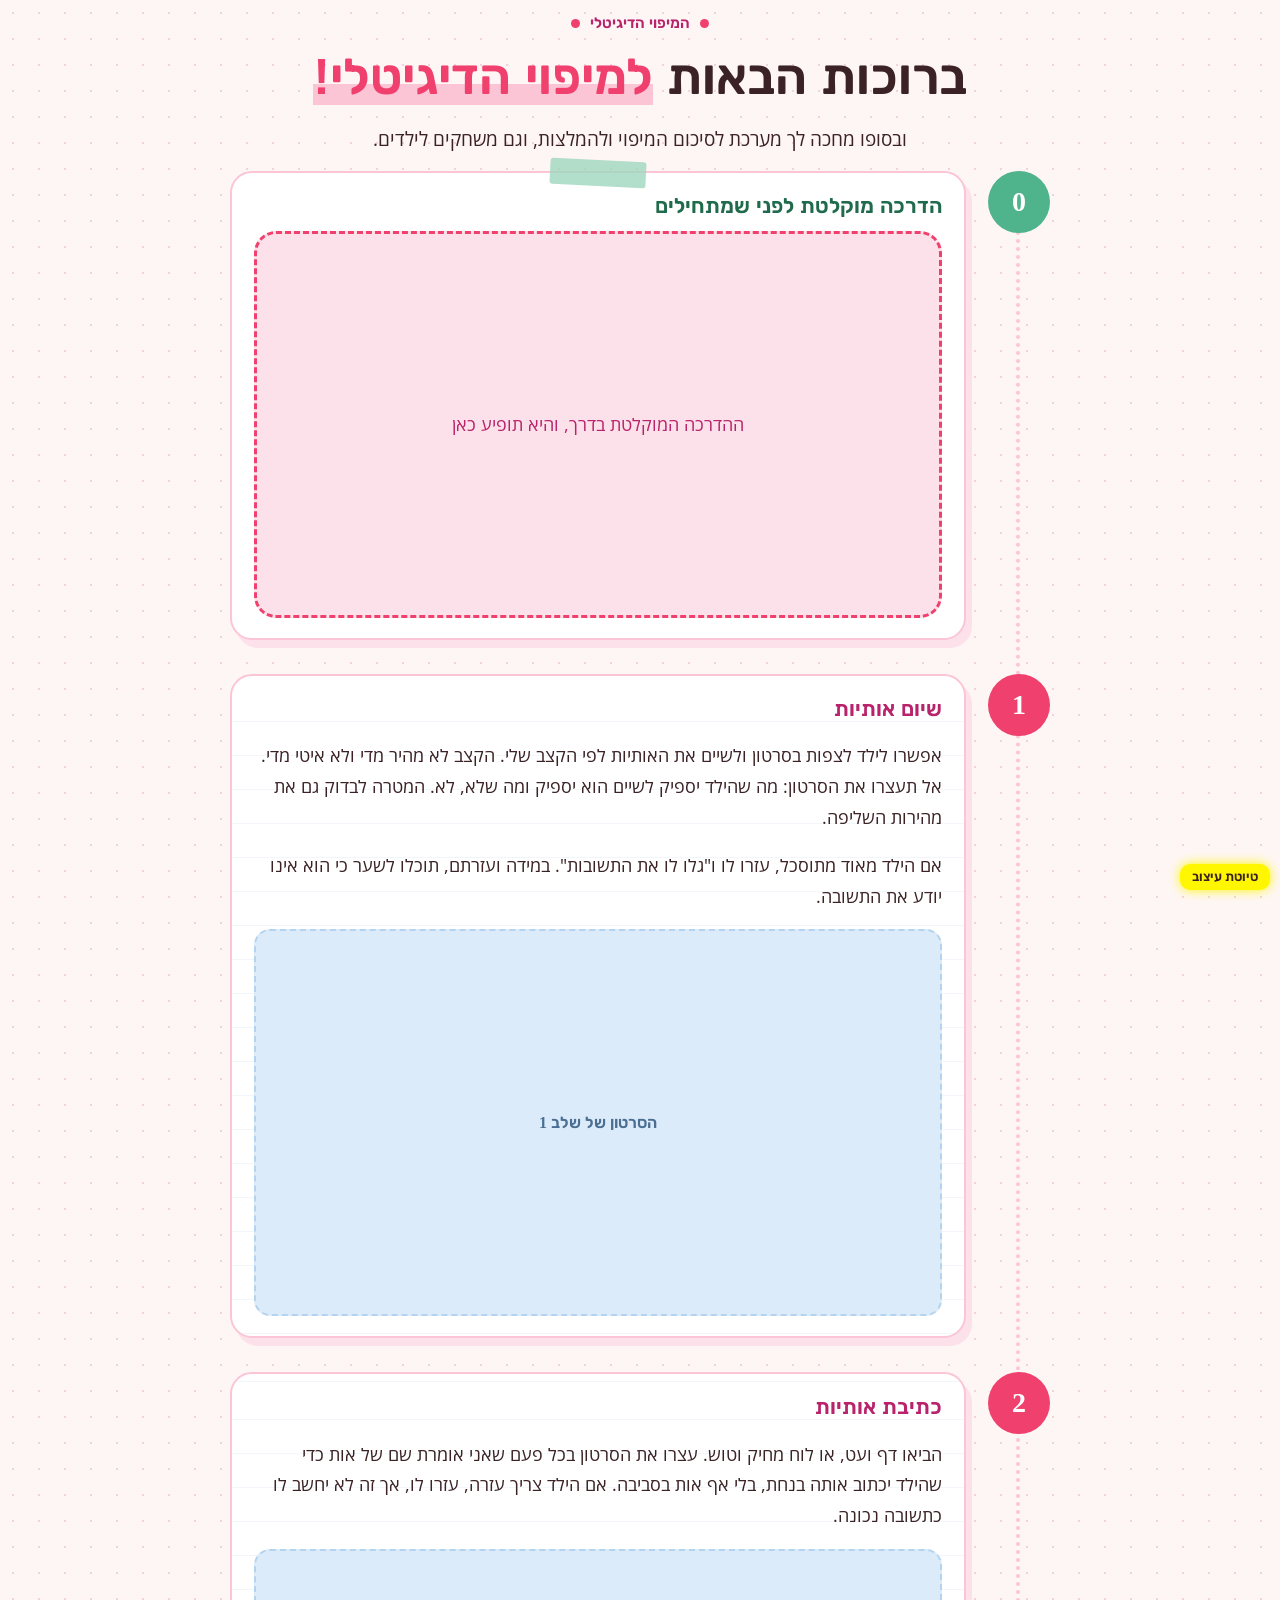
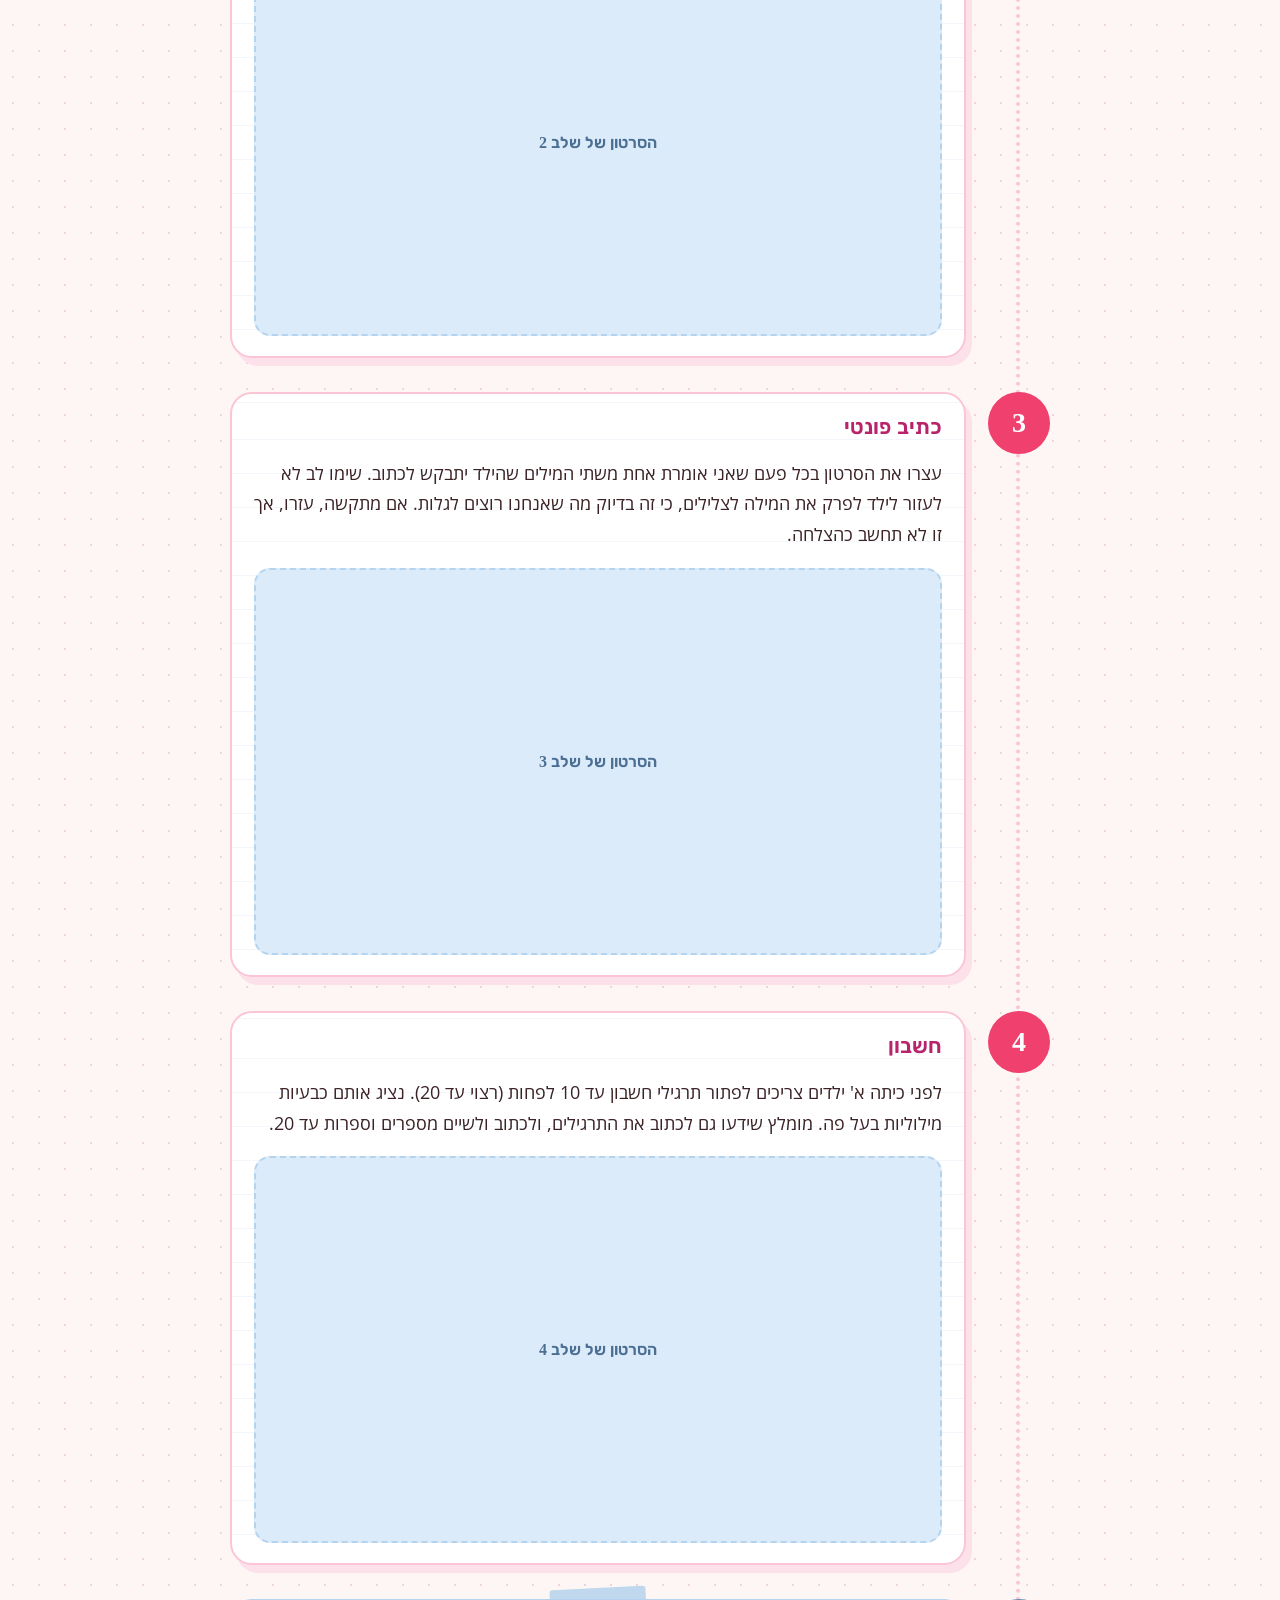
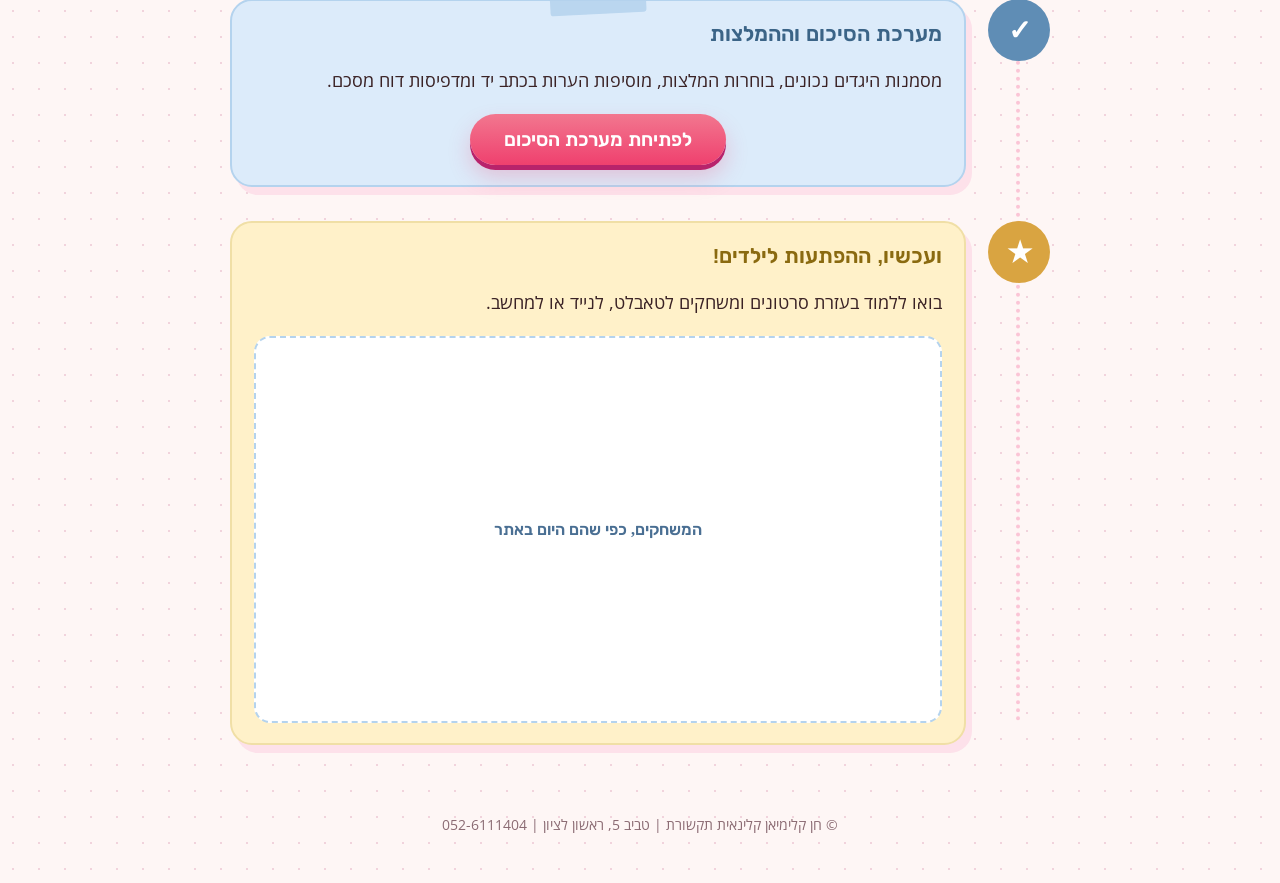
<file: redesign/mi-puy.html>
<!doctype html><html lang="he" dir="rtl"><head><meta charset="utf-8"><meta name="viewport" content="width=device-width,initial-scale=1"><title>המיפוי הדיגיטלי</title><link rel="stylesheet" href="s.css"><style>.rail{position:relative;max-width:820px;margin:0 auto}.rail:before{content:"";position:absolute;right:30px;top:20px;bottom:20px;border-right:4px dotted var(--pink2)}.st{position:relative;padding-right:84px;margin-bottom:34px}.st .num{position:absolute;right:0;top:0;width:62px;height:62px;font-size:28px;z-index:1}.st .paper{padding:20px 22px}.vid{aspect-ratio:16/9;border-radius:16px;background:var(--sky);border:2px dashed var(--sky2);display:grid;place-items:center;color:#4a6f93;margin-top:12px;font:600 16px Rubik;text-align:center;padding:10px}@media(max-width:760px){.st{padding-right:62px}.st .num{width:48px;height:48px;font-size:22px}.rail:before{right:22px}}</style></head><body>
<div class="draft">טיוטת עיצוב</div>
<div class="top"><i></i> המיפוי הדיגיטלי <i></i></div>
<div class="w" style="text-align:center;padding-bottom:10px"><h1>ברוכות הבאות <em>למיפוי הדיגיטלי!</em></h1><p class="sub">ובסופו מחכה לך מערכת לסיכום המיפוי ולהמלצות, וגם משחקים לילדים.</p></div>
<div class="w"><div class="rail">
<div class="st"><div class="num" style="background:#4FB38C">0</div><div class="paper"><span class="tape m"></span><h3 style="color:#1f6b4c">הדרכה מוקלטת לפני שמתחילים</h3><div class="big-video" style="margin-top:12px">ההדרכה המוקלטת בדרך, והיא תופיע כאן</div></div></div>
<div class="st"><div class="num">1</div><div class="paper lines"><h3 style="color:var(--fu2)">שיום אותיות</h3><p>אפשרו לילד לצפות בסרטון ולשיים את האותיות לפי הקצב שלי. הקצב לא מהיר מדי ולא איטי מדי. אל תעצרו את הסרטון: מה שהילד יספיק לשיים הוא יספיק ומה שלא, לא. המטרה לבדוק גם את מהירות השליפה.</p><p>אם הילד מאוד מתוסכל, עזרו לו ו"גלו לו את התשובות". במידה ועזרתם, תוכלו לשער כי הוא אינו יודע את התשובה.</p><div class="vid">הסרטון של שלב 1</div></div></div>
<div class="st"><div class="num">2</div><div class="paper lines"><h3 style="color:var(--fu2)">כתיבת אותיות</h3><p>הביאו דף ועט, או לוח מחיק וטוש. עצרו את הסרטון בכל פעם שאני אומרת שם של אות כדי שהילד יכתוב אותה בנחת, בלי אף אות בסביבה. אם הילד צריך עזרה, עזרו לו, אך זה לא יחשב לו כתשובה נכונה.</p><div class="vid">הסרטון של שלב 2</div></div></div>
<div class="st"><div class="num">3</div><div class="paper lines"><h3 style="color:var(--fu2)">כתיב פונטי</h3><p>עצרו את הסרטון בכל פעם שאני אומרת אחת משתי המילים שהילד יתבקש לכתוב. שימו לב לא לעזור לילד לפרק את המילה לצלילים, כי זה בדיוק מה שאנחנו רוצים לגלות. אם מתקשה, עזרו, אך זו לא תחשב כהצלחה.</p><div class="vid">הסרטון של שלב 3</div></div></div>
<div class="st"><div class="num">4</div><div class="paper lines"><h3 style="color:var(--fu2)">חשבון</h3><p>לפני כיתה א' ילדים צריכים לפתור תרגילי חשבון עד 10 לפחות (רצוי עד 20). נציג אותם כבעיות מילוליות בעל פה. מומלץ שידעו גם לכתוב את התרגילים, ולכתוב ולשיים מספרים וספרות עד 20.</p><div class="vid">הסרטון של שלב 4</div></div></div>
<div class="st"><div class="num" style="background:#5F8DB5">✓</div><div class="paper" style="background:var(--sky);border-color:var(--sky2)"><span class="tape s"></span><h3 style="color:#3b6487">מערכת הסיכום וההמלצות</h3><p>מסמנות היגדים נכונים, בוחרות המלצות, מוסיפות הערות בכתב יד ומדפיסות דוח מסכם.</p><a class="btn" href="https://hen-kalimian.github.io/talkwithkids-mipuy/">לפתיחת מערכת הסיכום</a></div></div>
<div class="st"><div class="num" style="background:#D9A441">★</div><div class="paper" style="background:var(--sun);border-color:#f0dfa6"><h3 style="color:#8a6a10">ועכשיו, ההפתעות לילדים!</h3><p>בואו ללמוד בעזרת סרטונים ומשחקים לטאבלט, לנייד או למחשב.</p><div class="vid" style="background:#fff">המשחקים, כפי שהם היום באתר</div></div></div>
</div></div><div class="foot">© חן קלימיאן קלינאית תקשורת | טביב 5, ראשון לציון | 052-6111404</div></body></html>
</file>
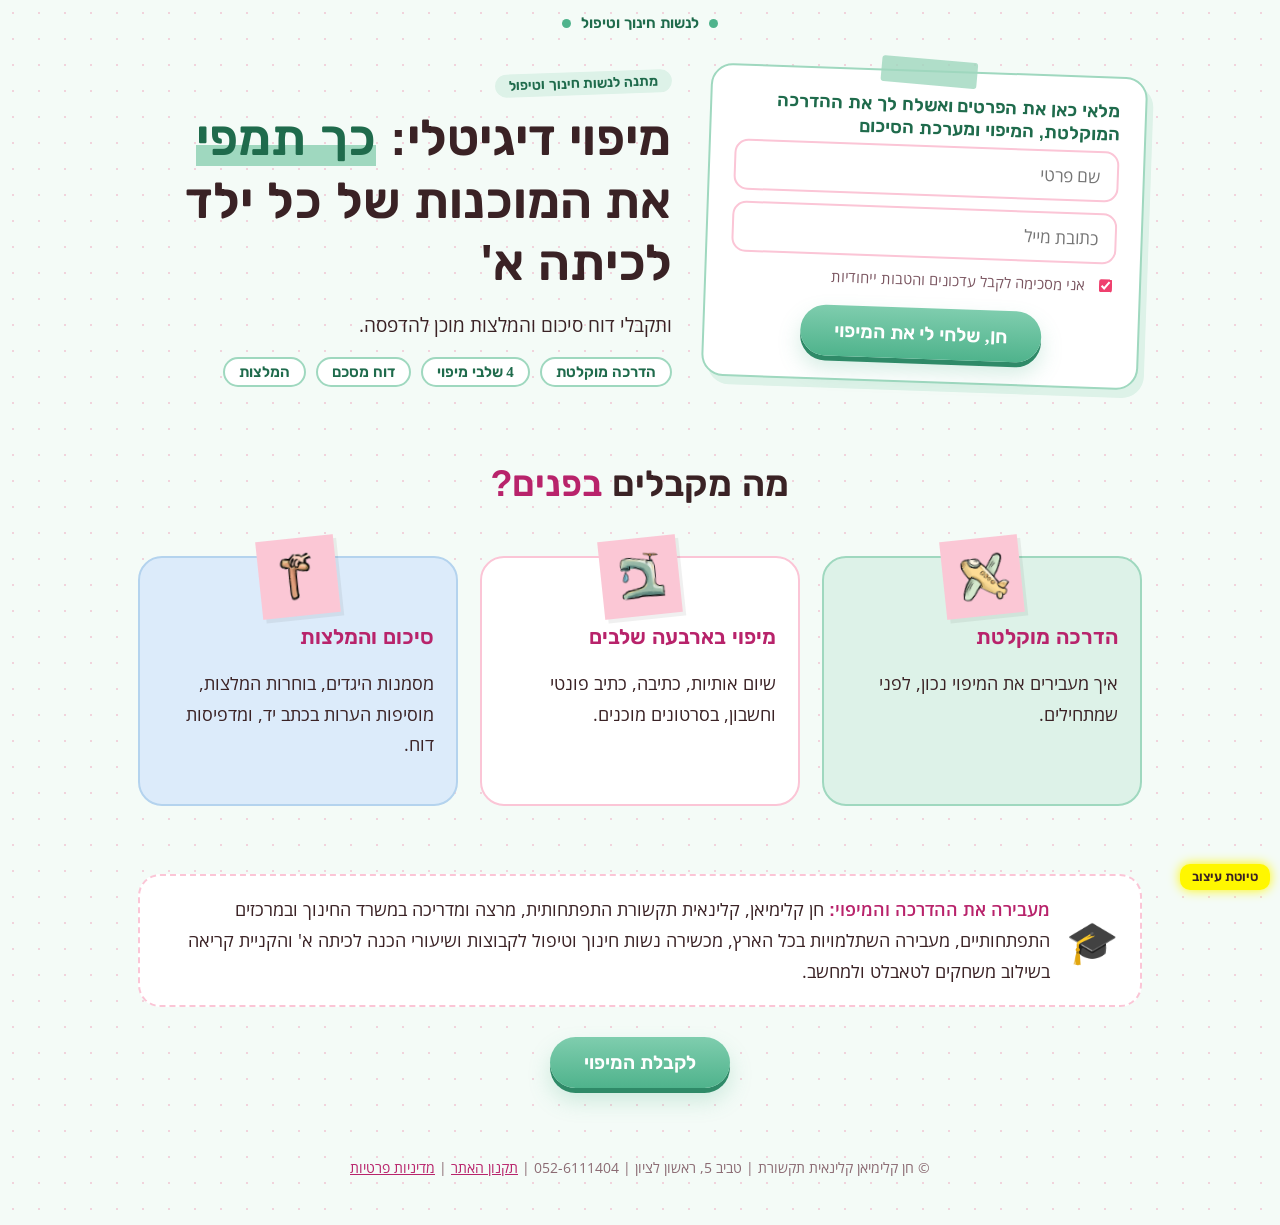
<file: redesign/mipuy.html>
<!doctype html><html lang="he" dir="rtl"><head><meta charset="utf-8"><meta name="viewport" content="width=device-width,initial-scale=1"><title>מיפוי דיגיטלי לנשות חינוך וטיפול</title><link rel="stylesheet" href="s.css"><style>body{background-color:#F4FBF7}.hero2{display:grid;grid-template-columns:.9fr 1.1fr;gap:34px;align-items:center;padding:20px 0 40px}.chips{display:flex;flex-wrap:wrap;gap:10px;margin-top:16px}.chips span{background:#fff;border:2px solid var(--mint2);border-radius:999px;padding:4px 14px;font:600 15px Rubik;color:#1f6b4c}@media(max-width:760px){.hero2{grid-template-columns:1fr}}</style></head><body>
<div class="draft">טיוטת עיצוב</div>
<div class="top" style="color:#1f6b4c"><i style="background:#4FB38C"></i> לנשות חינוך וטיפול <i style="background:#4FB38C"></i></div>
<div class="w"><div class="hero2">
<div class="paper tilt2" style="border-color:var(--mint2);box-shadow:6px 8px 0 var(--mint)"><span class="tape m"></span>
<div class="rb" style="color:#1f6b4c;margin-bottom:6px">מלאי כאן את הפרטים ואשלח לך את ההדרכה המוקלטת, המיפוי ומערכת הסיכום</div>
<form onsubmit="return false"><input type="text" placeholder="שם פרטי"><input type="email" placeholder="כתובת מייל" dir="rtl"><label class="chk"><input type="checkbox" checked>אני מסכימה לקבל עדכונים והטבות ייחודיות</label><button class="btn mint">חן, שלחי לי את המיפוי</button></form></div>
<div><span class="tag">מתנה לנשות חינוך וטיפול</span>
<h1>מיפוי דיגיטלי: <em style="background:linear-gradient(transparent 62%,var(--mint2) 62%);color:#1f6b4c">כך תמפי</em> את המוכנות של כל ילד לכיתה א'</h1>
<p class="sub">ותקבלי דוח סיכום והמלצות מוכן להדפסה.</p>
<div class="chips"><span>הדרכה מוקלטת</span><span>4 שלבי מיפוי</span><span>דוח מסכם</span><span>המלצות</span></div></div>
</div></div>
<section><div class="w"><h2>מה מקבלים <em>בפנים?</em></h2><div class="grid3" style="margin-top:50px">
<div class="card mint"><img class="sticker" src="img/alef.png" alt=""><h3>הדרכה מוקלטת</h3><p>איך מעבירים את המיפוי נכון, לפני שמתחילים.</p></div>
<div class="card"><img class="sticker" src="img/bet.png" alt=""><h3>מיפוי בארבעה שלבים</h3><p>שיום אותיות, כתיבה, כתיב פונטי וחשבון, בסרטונים מוכנים.</p></div>
<div class="card sky"><img class="sticker" src="img/zayin.png" alt=""><h3>סיכום והמלצות</h3><p>מסמנות היגדים, בוחרות המלצות, מוסיפות הערות בכתב יד, ומדפיסות דוח.</p></div></div></div></section>
<section><div class="w"><div class="who"><div style="font-size:42px">🎓</div><div><b>מעבירה את ההדרכה והמיפוי:</b> חן קלימיאן, קלינאית תקשורת התפתחותית, מרצה ומדריכה במשרד החינוך ובמרכזים התפתחותיים, מעבירה השתלמויות בכל הארץ, מכשירה נשות חינוך וטיפול לקבוצות ושיעורי הכנה לכיתה א' והקניית קריאה בשילוב משחקים לטאבלט ולמחשב.</div></div>
<div style="margin-top:30px"><a class="btn mint" href="#">לקבלת המיפוי</a></div></div></section>
<div class="foot">© חן קלימיאן קלינאית תקשורת | טביב 5, ראשון לציון | 052-6111404 | <a href="#">תקנון האתר</a> | <a href="#">מדיניות פרטיות</a></div></body></html>
</file>
<file: redesign/s.css>
@font-face{font-family:Rubik;font-weight:400;src:url(../fonts/Rubik-400-hebrew.woff2) format("woff2");unicode-range:U+0590-05FF}
@font-face{font-family:Rubik;font-weight:400;src:url(../fonts/Rubik-400-latin.woff2) format("woff2");unicode-range:U+0000-00FF}
@font-face{font-family:Rubik;font-weight:600;src:url(../fonts/Rubik-600-hebrew.woff2) format("woff2");unicode-range:U+0590-05FF}
@font-face{font-family:"Open Sans";font-weight:400;src:url(../fonts/OpenSans-400-hebrew.woff2) format("woff2");unicode-range:U+0590-05FF}
@font-face{font-family:"Open Sans";font-weight:400;src:url(../fonts/OpenSans-400-latin.woff2) format("woff2");unicode-range:U+0000-00FF}
@font-face{font-family:"Open Sans";font-weight:600;src:url(../fonts/OpenSans-600-hebrew.woff2) format("woff2");unicode-range:U+0590-05FF}
:root{--pink:#FDE1EA;--pink2:#FBC5D6;--fu:#EF406E;--fu2:#B8236B;--mint:#DDF2E8;--mint2:#9fd8bf;--sky:#DCEBFA;--sky2:#b4d3ee;--cream:#FEF6F5;--ink:#3A2225;--sun:#FFF1C9}
*{box-sizing:border-box}
html{scroll-behavior:smooth}
body{margin:0;background:var(--cream);color:var(--ink);font:18px/1.7 "Open Sans",Rubik,sans-serif;
background-image:radial-gradient(#f1d3dc 1.2px,transparent 1.4px);background-size:26px 26px;overflow-x:hidden}
h1,h2,h3,.rb{font-family:Rubik,sans-serif;font-weight:600;line-height:1.25;margin:0}
.w{max-width:1040px;margin:0 auto;padding:0 18px}
.top{display:flex;align-items:center;justify-content:center;gap:10px;padding:14px 0;font:600 15px Rubik;color:var(--fu2)}
.top i{width:9px;height:9px;border-radius:50%;background:var(--fu);display:inline-block}
.hero{display:grid;grid-template-columns:1.1fr .9fr;gap:34px;align-items:center;padding:20px 0 46px}
.tag{display:inline-block;background:var(--mint);color:#1f6b4c;border-radius:999px;padding:3px 14px;font:600 14px Rubik;margin-bottom:12px;transform:rotate(-2deg)}
h1{font-size:clamp(30px,4.6vw,50px);color:var(--ink)}
h1 em{font-style:normal;color:var(--fu);background:linear-gradient(transparent 62%,var(--pink2) 62%)}
.sub{font-size:19px;margin:14px 0 6px}
.note{font-size:16px;color:#7a5560}
.paper{background:#fff;border:2px solid var(--pink2);border-radius:22px;padding:22px 24px;position:relative;box-shadow:6px 8px 0 var(--pink)}
.paper.lines{background-image:repeating-linear-gradient(transparent,transparent 33px,#e6eef8 34px);background-position:0 12px}
.tape{position:absolute;top:-13px;left:50%;width:96px;height:26px;margin-left:-48px;background:rgba(251,197,214,.85);transform:rotate(-3deg);border-radius:3px}
.tape.m{background:rgba(159,216,191,.8);transform:rotate(3deg)}
.tape.s{background:rgba(180,211,238,.85)}
.tilt{transform:rotate(-2.5deg)}.tilt2{transform:rotate(2deg)}
.cover{display:block;width:100%;max-width:340px;margin:0 auto;border-radius:10px;box-shadow:10px 12px 0 var(--sky2);border:3px solid #fff}
form{display:grid;gap:11px;margin-top:6px}
input[type=text],input[type=email],input[type=tel]{width:100%;border:2px solid var(--pink2);background:#fff;border-radius:14px;padding:12px 16px;font:17px "Open Sans";color:var(--ink);text-align:right}
input:focus{outline:3px solid var(--sky2);border-color:var(--sky2)}
.chk{display:flex;gap:9px;align-items:flex-start;font-size:14.5px;color:#7a5560;line-height:1.5}
.chk input{margin-top:4px;accent-color:var(--fu)}
.btn{display:block;width:fit-content;max-width:100%;margin:6px auto 0;border:0;cursor:pointer;background:linear-gradient(#F2778F,var(--fu));color:#fff;font:600 19px Rubik;padding:14px 34px;border-radius:999px;box-shadow:0 5px 0 var(--fu2),0 12px 22px rgba(239,64,110,.25);text-align:center;text-decoration:none;white-space:normal}
.btn:active{transform:translateY(3px);box-shadow:0 2px 0 var(--fu2)}
.btn.mint{background:linear-gradient(#7fcdae,#4FB38C);box-shadow:0 5px 0 #2f8a68,0 12px 22px rgba(79,179,140,.25)}
.btn.ghost{background:#fff;color:var(--fu2);border:2px solid var(--fu);box-shadow:none}
section{padding:34px 0}
h2{font-size:clamp(26px,3.6vw,36px);text-align:center;margin-bottom:26px}
h2 em{font-style:normal;color:var(--fu2)}
.grid3{display:grid;grid-template-columns:repeat(3,1fr);gap:22px}
.card{background:#fff;border-radius:24px;padding:26px 22px;border:2px solid var(--pink2);position:relative}
.card.mint{background:var(--mint);border-color:var(--mint2)}
.card.sky{background:var(--sky);border-color:var(--sky2)}
.card.sun{background:var(--sun);border-color:#f0dfa6}
.card h3{font-size:21px;margin:8px 0 8px;color:var(--fu2)}
.sticker{width:78px;height:78px;object-fit:contain;display:block;margin:-46px auto 0;filter:drop-shadow(3px 4px 0 rgba(0,0,0,.06));transform:rotate(-6deg)}
.num{width:46px;height:46px;border-radius:50%;background:var(--fu);color:#fff;display:grid;place-items:center;font:600 22px Rubik;margin-bottom:8px}
.who{display:flex;gap:16px;align-items:center;background:#fff;border:2px dashed var(--pink2);border-radius:22px;padding:18px 22px}
.who b{color:var(--fu2)}
.quotes{display:grid;grid-template-columns:repeat(2,1fr);gap:20px}
.quote{background:#fff;border-radius:6px 28px 28px 28px;border:2px solid var(--sky2);padding:20px 22px;position:relative}
.quote:nth-child(2n){border-radius:28px 6px 28px 28px;border-color:var(--mint2)}
.quote b{display:block;margin-top:8px;color:var(--fu2);font:600 15px Rubik}
.foot{text-align:center;color:#8b6b73;font-size:14px;padding:34px 0 46px}
.foot a{color:var(--fu2)}
.draft{position:fixed;bottom:10px;right:10px;background:#FFF700;box-shadow:0 0 12px #FFF700;border-radius:10px;padding:5px 12px;font:600 13px Rubik;z-index:9}
.steps{display:grid;gap:26px;max-width:760px;margin:0 auto}
.step{display:grid;grid-template-columns:70px 1fr;gap:18px;align-items:start}
.step .num{width:62px;height:62px;font-size:30px;transform:rotate(-5deg)}
.big-video{aspect-ratio:16/9;border-radius:22px;border:3px dashed var(--fu);background:var(--pink);display:grid;place-items:center;text-align:center;padding:20px;color:var(--fu2)}
@media(max-width:760px){body{font-size:17px}.hero,.grid3,.quotes{grid-template-columns:1fr}.hero{gap:30px}.step{grid-template-columns:54px 1fr;gap:12px}.step .num{width:50px;height:50px;font-size:24px}.tilt,.tilt2{transform:none}.sticker{margin-top:-40px}.cover{max-width:260px}}
</file>
